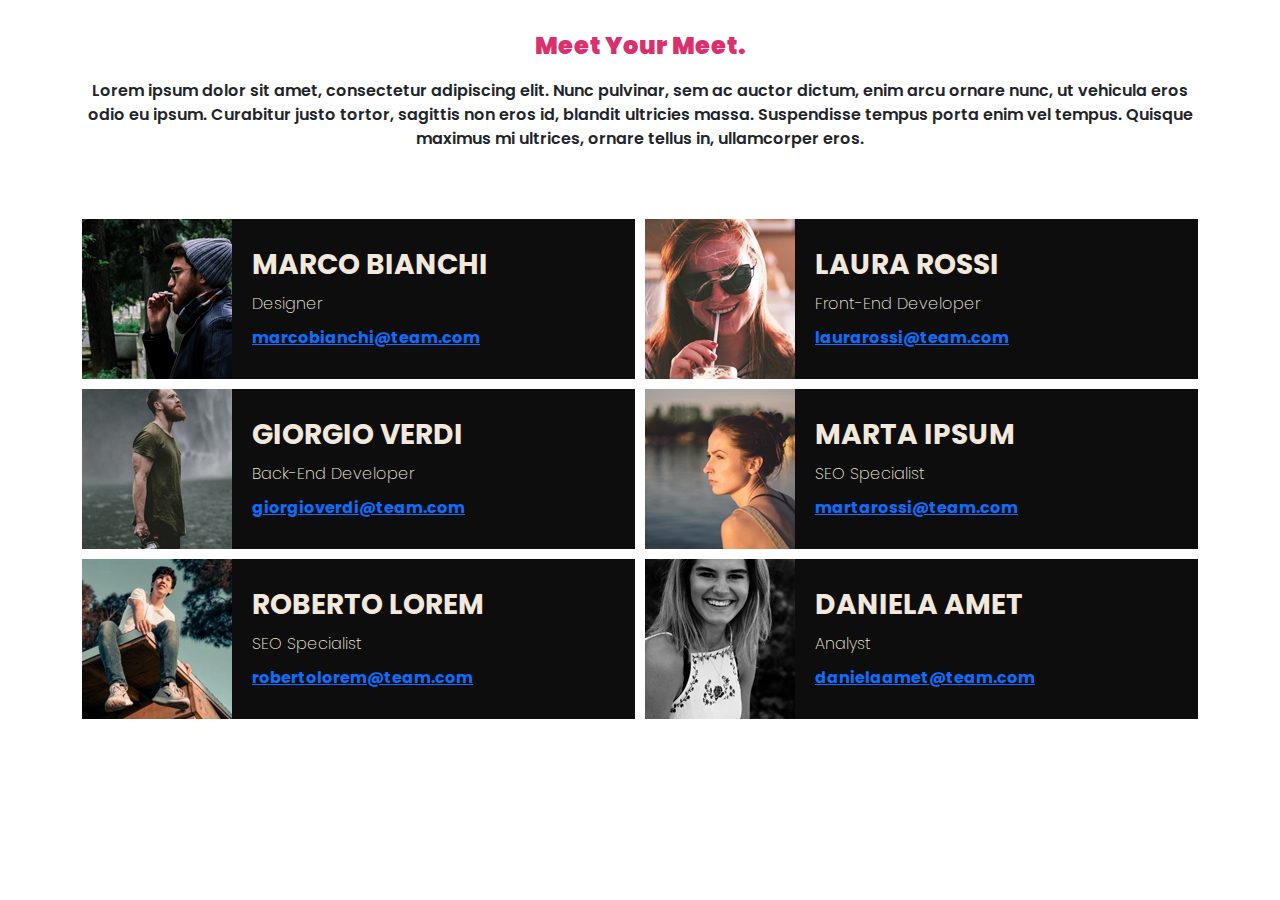
<file: index.html>
<!DOCTYPE html>
<html lang="en">
<head>
    <meta charset="UTF-8">
    <meta name="viewport" content="width=device-width, initial-scale=1.0">
    <title>Logos - Entra nel Nostro Team</title>
    <link rel="stylesheet" href="style.css">
    <link rel="preconnect" href="https://fonts.googleapis.com">
    <link rel="preconnect" href="https://fonts.gstatic.com" crossorigin>
    <link href="https://fonts.googleapis.com/css2?family=Gabarito&family=Lato:ital,wght@0,100;0,300;0,400;0,700;0,900;1,100;1,300;1,400;1,700;1,900&family=Lexend:wght@282&family=Montserrat:ital,wght@0,417;1,417&family=Nerko+One&family=Pacifico&family=Plus+Jakarta+Sans:wght@660&family=Poppins&family=Quicksand:wght@647&family=Raleway:wght@526&family=Roboto:wght@499&display=swap" rel="stylesheet">
    <link href="https://cdn.jsdelivr.net/npm/bootstrap@5.3.3/dist/css/bootstrap.min.css" rel="stylesheet" integrity="sha384-QWTKZyjpPEjISv5WaRU9OFeRpok6YctnYmDr5pNlyT2bRjXh0JMhjY6hW+ALEwIH" crossorigin="anonymous">
</head>
<body id="body">
    <div class="container-sm d-flex justify-content-center title-box">
        <h4>Meet Your Meet.</h4>
        <p>Lorem ipsum dolor sit amet, consectetur adipiscing elit. Nunc pulvinar, 
          sem ac auctor dictum, enim arcu ornare nunc, ut vehicula eros odio eu ipsum. Curabitur justo tortor, 
          sagittis non eros id, blandit ultricies massa. Suspendisse tempus porta enim vel tempus. Quisque maximus mi ultrices, ornare tellus in, ullamcorper eros. </p>
      </div>
      <!-- Parent-Node -->
      <div class="card-emplo-parent container-lg" id="box-card-parent"> 
      </div>
      <script src="app.js"></script>
    <script src="https://cdn.jsdelivr.net/npm/bootstrap@5.3.3/dist/js/bootstrap.bundle.min.js" integrity="sha384-YvpcrYf0tY3lHB60NNkmXc5s9fDVZLESaAA55NDzOxhy9GkcIdslK1eN7N6jIeHz" crossorigin="anonymous"></script>
</body>
</html>
</file>
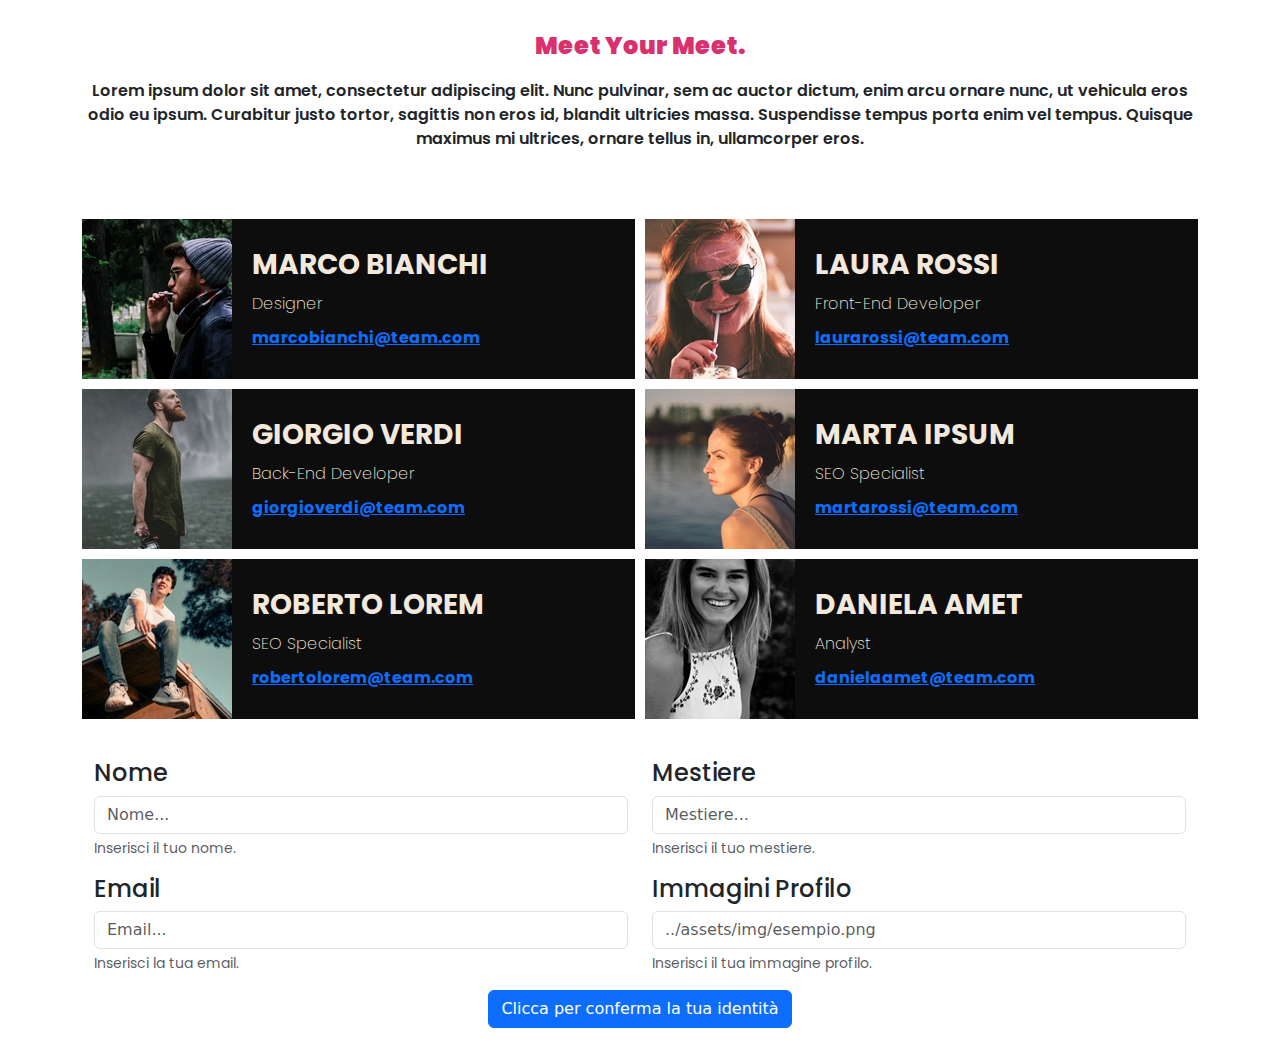
<file: Bonus-1/index.html>
<!DOCTYPE html>
<html lang="en">
<head>
    <meta charset="UTF-8">
    <meta name="viewport" content="width=device-width, initial-scale=1.0">
    <title>Logos - Entra nel Nostro Team</title>
    <link rel="stylesheet" href="style.css">
    <link rel="preconnect" href="https://fonts.googleapis.com">
    <link rel="preconnect" href="https://fonts.gstatic.com" crossorigin>
    <link href="https://fonts.googleapis.com/css2?family=Gabarito&family=Lato:ital,wght@0,100;0,300;0,400;0,700;0,900;1,100;1,300;1,400;1,700;1,900&family=Lexend:wght@282&family=Montserrat:ital,wght@0,417;1,417&family=Nerko+One&family=Pacifico&family=Plus+Jakarta+Sans:wght@660&family=Poppins&family=Quicksand:wght@647&family=Raleway:wght@526&family=Roboto:wght@499&display=swap" rel="stylesheet">
    <link href="https://cdn.jsdelivr.net/npm/bootstrap@5.3.3/dist/css/bootstrap.min.css" rel="stylesheet" integrity="sha384-QWTKZyjpPEjISv5WaRU9OFeRpok6YctnYmDr5pNlyT2bRjXh0JMhjY6hW+ALEwIH" crossorigin="anonymous">
</head>
<body id="body">
    <div class="container-sm d-flex justify-content-center title-box">
        <h4>Meet Your Meet.</h4>
        <p>Lorem ipsum dolor sit amet, consectetur adipiscing elit. Nunc pulvinar, 
          sem ac auctor dictum, enim arcu ornare nunc, ut vehicula eros odio eu ipsum. Curabitur justo tortor, 
          sagittis non eros id, blandit ultricies massa. Suspendisse tempus porta enim vel tempus. Quisque maximus mi ultrices, ornare tellus in, ullamcorper eros. </p>
      </div>
      <!-- Parent-Node -->
      <div class="card-emplo-parent container-lg" id="box-card-parent"> 
      </div>
      <div class="container-sm row form-sc" id="form-id">
            <div class="container-lg col-sm-10 col-lg-6">
                <h4 for="inputPassword5" class="form-label">Nome</h4>
                <input type="text" id="inputName" class="form-control" aria-describedby="passwordHelpBlock" placeholder="Nome...">
                <p id="passwordHelpBlock" class="form-text">Inserisci il tuo nome.</p>
            </div>
            <div class="container-lg col-sm-10 col-lg-6">
                <h4 for="inputPassword5" class="form-label">Mestiere</h4>
                <input type="text" id="inputRole" class="form-control" aria-describedby="passwordHelpBlock" placeholder="Mestiere...">
                <p id="passwordHelpBlock" class="form-text">Inserisci il tuo mestiere.</p>
            </div>
            <div class="container-lg col-sm-10 col-lg-6">
                <h4 for="inputPassword5" class="form-label">Email</h4>
                <input type="text" id="inputEmail" class="form-control" aria-describedby="passwordHelpBlock" placeholder="Email...">
                <p id="passwordHelpBlock" class="form-text">Inserisci la tua email.</p>
            </div>
            <div class="container-lg col-sm-10 col-lg-6">
                <h4 for="inputPassword5" class="form-label">Immagini Profilo</h4>
                <input type="text" id="inputImg" class="form-control" aria-describedby="passwordHelpBlock" placeholder="../assets/img/esempio.png">
                <p id="passwordHelpBlock" class="form-text">Inserisci il tua immagine profilo.</p>
            </div>
            <div class="col-sm-10 container-lg d-flex align-items-center justify-content-center">
                <button type="submit" class="btn btn-primary mb-3" id="Btn-sub">Clicca per conferma la tua identità</button>
              </div>
            </div>
      <script src="app.js"></script>
    <script src="https://cdn.jsdelivr.net/npm/bootstrap@5.3.3/dist/js/bootstrap.bundle.min.js" integrity="sha384-YvpcrYf0tY3lHB60NNkmXc5s9fDVZLESaAA55NDzOxhy9GkcIdslK1eN7N6jIeHz" crossorigin="anonymous"></script>
</body>
</html>
</file>
<file: style.css>
/* Scala Tipografica di Pagina */

h1{
    font-size: 2.986rem;
    font-family: "Poppins", sans-serif;
    margin: 0;
}

h2{
    font-size: 2.488rem;
    font-family: "Poppins", sans-serif;
    margin: 0;
}

h3{
    font-size: 2.074rem;
    font-family: "Poppins", sans-serif;
    margin: 0;
}

h4{
    font-size: 1.728rem;
    font-family: "Poppins", sans-serif;
    margin: 0;
}

h5{
    font-size: 1.44rem;
    font-family: "Poppins", sans-serif;
    margin: 0;
}

h6{
    font-size: 1.2rem;
    font-family: "Poppins", sans-serif;
    margin: 0;
}

p{
    font-size: 1rem;
    font-family: "Poppins", sans-serif;
    margin: 0;
}

a, small{
    font-size: 1rem;
    font-family: "Poppins", sans-serif;
    margin: 0;
}

img{
    width: 200px;
}

/* Stile Generale di Pagina */

body{
    background-color: #F2E8DC;
    display: flex;
    align-items: center;
    justify-content: center;
    gap: 10px;
    flex-direction: column;
}

.title-box{
    padding: 32px;
    flex-direction: column;
    gap: 10px;
    text-align: center;
    font-weight: 520;
}

.title-box h4{
    text-align: center;
    text-transform: capitalize;
    font-weight: 900;
    color: #D9306E;
}

.card-emplo-parent{
    display: grid;
    grid-template-columns: 1fr 1fr;
    padding: 10px;
    gap: 10px;
}

.img-card{
    width: 150px;
    overflow: hidden;
    height: 160px;
    display: flex;
    align-items: center;
    justify-content: center;
}

.cards{
    display: flex;
    align-items: center;
    justify-content: flex-start;
    flex-direction: row;
    overflow: hidden;
    background-color: #0D0D0D;
}

.text-cards{
    display: flex;
    align-items: flex-start;
    flex-direction: column;
    text-align: left;
    justify-content: flex-start;
    padding: 20px;
    gap: 10px;
}

.text-cards a{
   margin: 0;
   font-weight: 700;
}

.text-cards h3{
    text-align: left;
    text-transform: uppercase;
    font-weight: 700;
    color: #F2E8DC;
    margin: 0;
}

.text-cards p{
    text-align: left;
    text-transform: capitalize;
    font-weight: 200;
    color: #F2E8DC;
    margin: 0;
}
</file>
<file: Bonus-1/style.css>
/* Scala Tipografica di Pagina */

h1{
    font-size: 2.986rem;
    font-family: "Poppins", sans-serif;
    margin: 0;
}

h2{
    font-size: 2.488rem;
    font-family: "Poppins", sans-serif;
    margin: 0;
}

h3{
    font-size: 2.074rem;
    font-family: "Poppins", sans-serif;
    margin: 0;
}

h4{
    font-size: 1.728rem;
    font-family: "Poppins", sans-serif;
    margin: 0;
}

h5{
    font-size: 1.44rem;
    font-family: "Poppins", sans-serif;
    margin: 0;
}

h6{
    font-size: 1.2rem;
    font-family: "Poppins", sans-serif;
    margin: 0;
}

p{
    font-size: 1rem;
    font-family: "Poppins", sans-serif;
    margin: 0;
}

a, small{
    font-size: 1rem;
    font-family: "Poppins", sans-serif;
    margin: 0;
}

img{
    width: 200px;
}

/* Stile Generale di Pagina */

body{
    background-color: #F2E8DC;
    display: flex;
    align-items: center;
    justify-content: center;
    gap: 10px;
    flex-direction: column;
}

.title-box{
    padding: 32px;
    flex-direction: column;
    gap: 10px;
    text-align: center;
    font-weight: 520;
}

.title-box h4{
    text-align: center;
    text-transform: capitalize;
    font-weight: 900;
    color: #D9306E;
}

.card-emplo-parent{
    display: grid;
    grid-template-columns: 1fr 1fr;
    padding: 10px;
    gap: 10px;
}

.img-card{
    width: 150px;
    overflow: hidden;
    height: 160px;
    display: flex;
    align-items: center;
    justify-content: center;
}

.cards{
    display: flex;
    align-items: center;
    justify-content: flex-start;
    flex-direction: row;
    overflow: hidden;
    background-color: #0D0D0D;
}

.text-cards{
    display: flex;
    align-items: flex-start;
    flex-direction: column;
    text-align: left;
    justify-content: flex-start;
    padding: 20px;
    gap: 10px;
}

.text-cards a{
   margin: 0;
   font-weight: 700;
}

.text-cards h3{
    text-align: left;
    text-transform: uppercase;
    font-weight: 700;
    color: #F2E8DC;
    margin: 0;
}

.text-cards p{
    text-align: left;
    text-transform: capitalize;
    font-weight: 200;
    color: #F2E8DC;
    margin: 0;
}

.form-sc{
    padding: 20px;
}

@media (min-width: 310px) and (max-width: 620px) {
    #box-card-parent{
        display: flex;
        align-items: center;
        justify-content: center;
        flex-direction: column;
        padding: 30px;
        width: 100%;
    }
}
</file>
